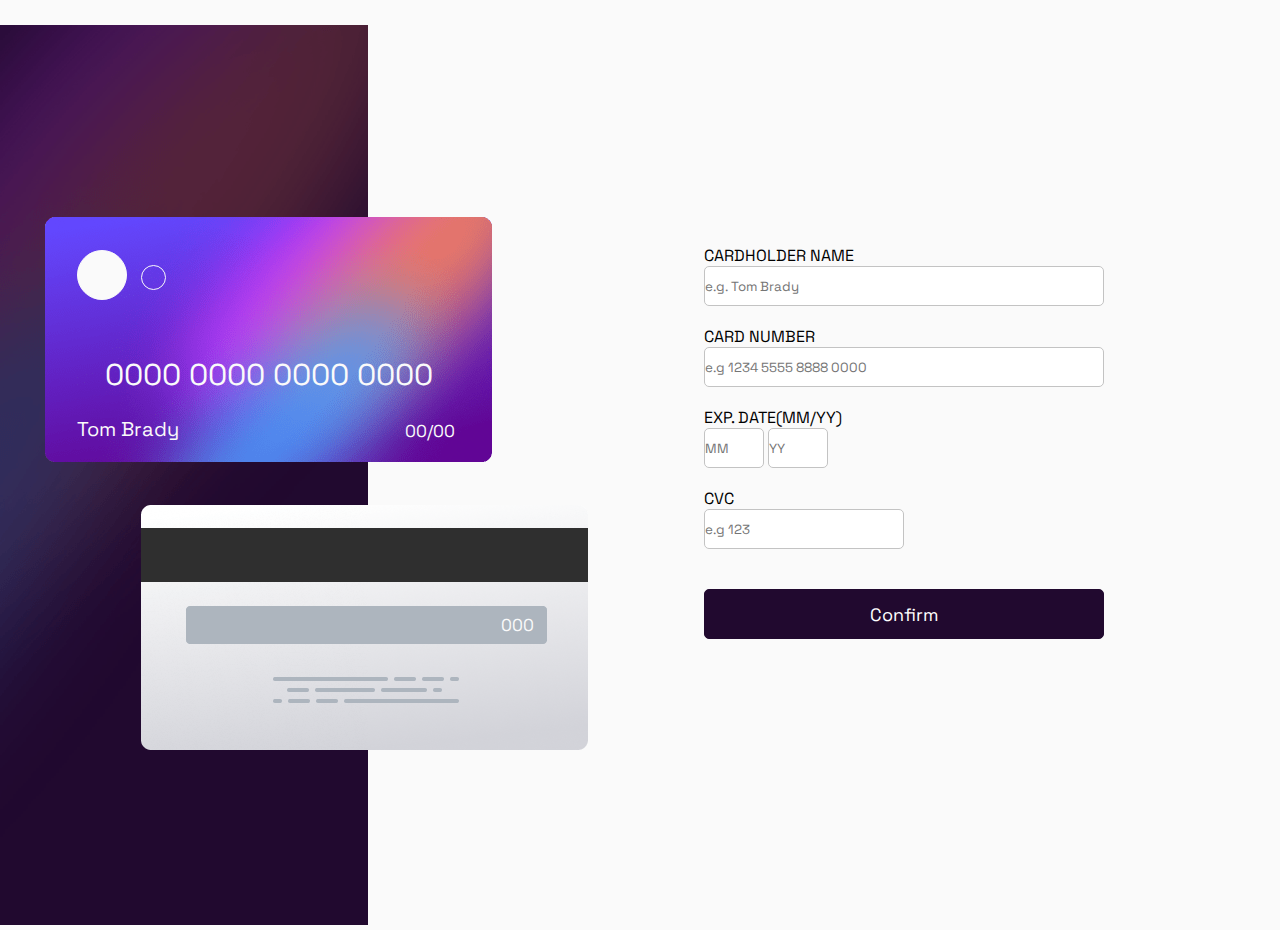
<file: cartaointerativo/index.html>
<!DOCTYPE html>
<html lang="en">

<head>
  <meta charset="UTF-8">
  <meta http-equiv="X-UA-Compatible" content="IE=edge">
  <meta name="viewport" content="width=device-width, initial-scale=1.0">
  <link rel="preconnect" href="https://fonts.googleapis.com">
  <link rel="preconnect" href="https://fonts.gstatic.com" crossorigin>
  <link href="https://fonts.googleapis.com/css2?family=Space+Grotesk:wght@500&display=swap" rel="stylesheet">
  <link rel="stylesheet" href="style.css">
  <title>Cartão Interativo</title>
</head>

<body>
  <div class="content">
    <div class="photo">
      <img src="images/bg-main-desktop.png" alt="">
      <div class="frontcard">
        <img src="images/bg-card-front.png" alt="">
        <div class="frontcard-number">0000 0000 0000 0000</div>
        <div class="frontcard-name">Tom Brady</div>
        <div class="frontcard-date">00/00</div>
        <div class="frontcard-ball--white"></div>
        <div class="frontcard-ball"></div>
      </div>
      <div class="backcard">
        <img src="images/bg-card-back.png" alt="">
        <div class="backcard-side">000</div>
      </div>
    </div>
    <form method="POST" class="validator">
      <label for="">CARDHOLDER NAME <input id="form-name" value="" type="text" placeholder="e.g. Tom Brady"></label>
      <label for="">CARD NUMBER <input id="card-number" value="" type="num"
          placeholder="e.g 1234 5555 8888 0000"></label>
      <div class="contentright">
        <label>EXP. DATE(MM/YY)</label>
        <input id="month" value="" type="num" placeholder="MM">
        <input id="year" value="" type="num" placeholder="YY">
        <label>CVC</label>
        <input id="back" value="" style="width: 50%;" type="num" placeholder="e.g 123">
        <button id="button">Confirm</button>
      </div>
    </form>
  </div>

  <script type="text/javascript" src="main.js"></script>
</body>

</html>
</file>
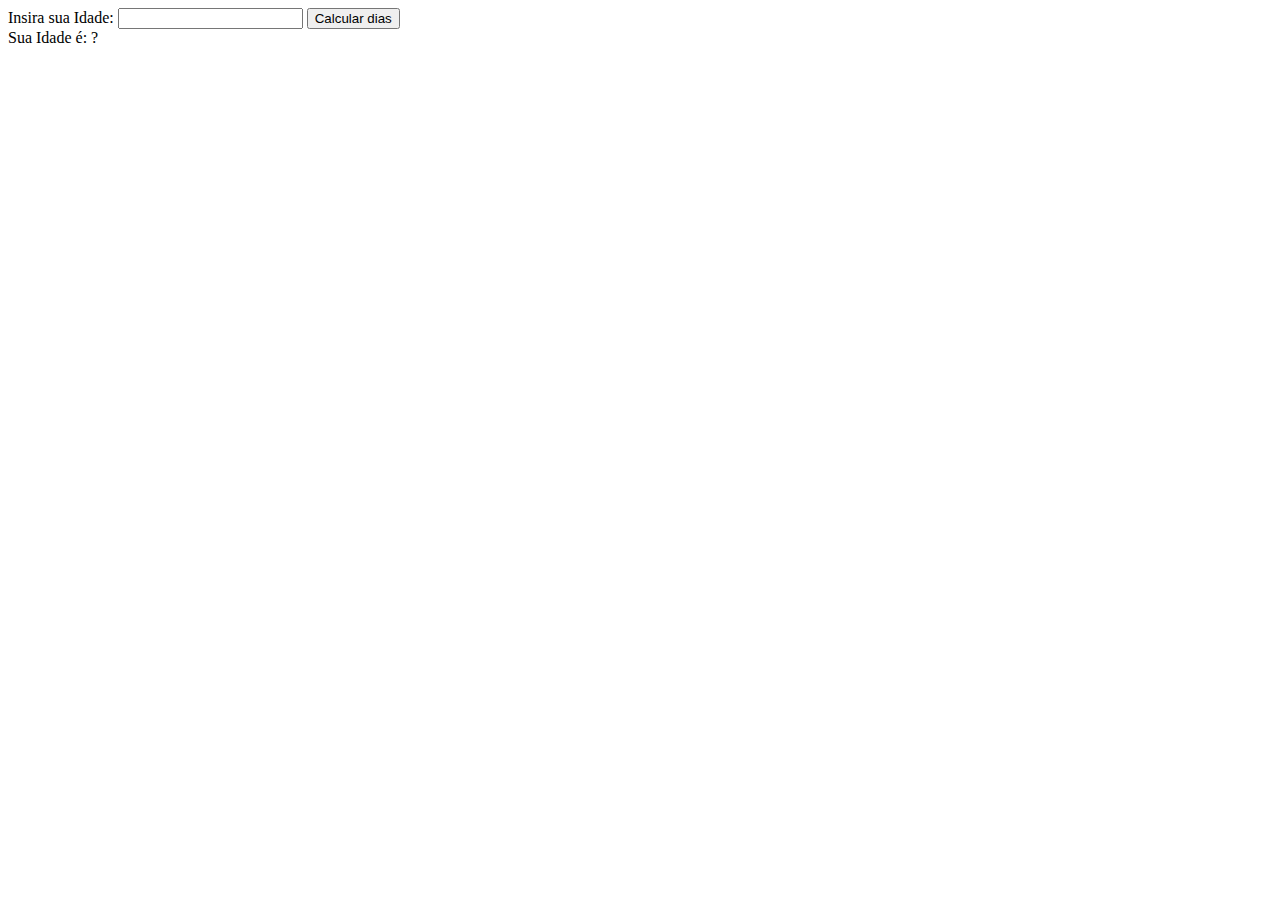
<file: jss/03/index.html>
<!DOCTYPE html>
<html lang="en">

<head>
  <meta charset="UTF-8">
  <meta http-equiv="X-UA-Compatible" content="IE=edge">
  <meta name="viewport" content="width=device-width, initial-scale=1.0">
  <title>Document</title>
</head>

<body>
  <label for="idade">Insira sua Idade: </label>
  <input type="number" value="" id="idade" />
  <button onclick="calcIdade()">Calcular dias</button>
  <div>Sua Idade é: <span id="resultado">?</span></div>
  <script src="main.js"></script>
</body>

</html>
</file>
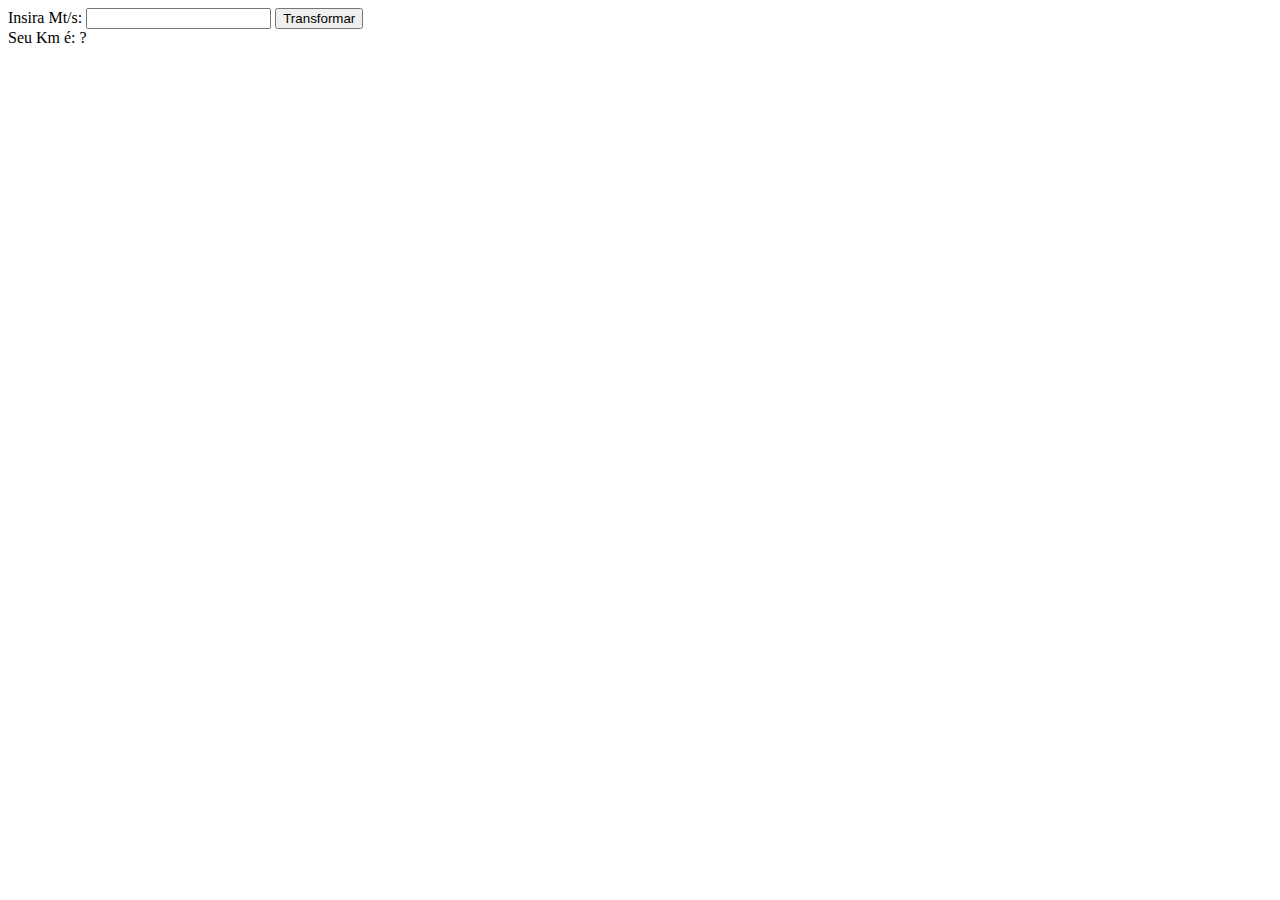
<file: jss/04/index.html>
<!DOCTYPE html>
<html lang="en">

<head>
  <meta charset="UTF-8">
  <meta http-equiv="X-UA-Compatible" content="IE=edge">
  <meta name="viewport" content="width=device-width, initial-scale=1.0">
  <title>Document</title>
</head>

<body>
  <label for="transformar">Insira Mt/s: </label>
  <input type="number" value="" id="transformar" />
  <button onclick="calcKm()">Transformar</button>
  <div>Seu Km é: <span id="resultado">?</span></div>
  <script src="script.js"></script>
</body>

</html>
</file>
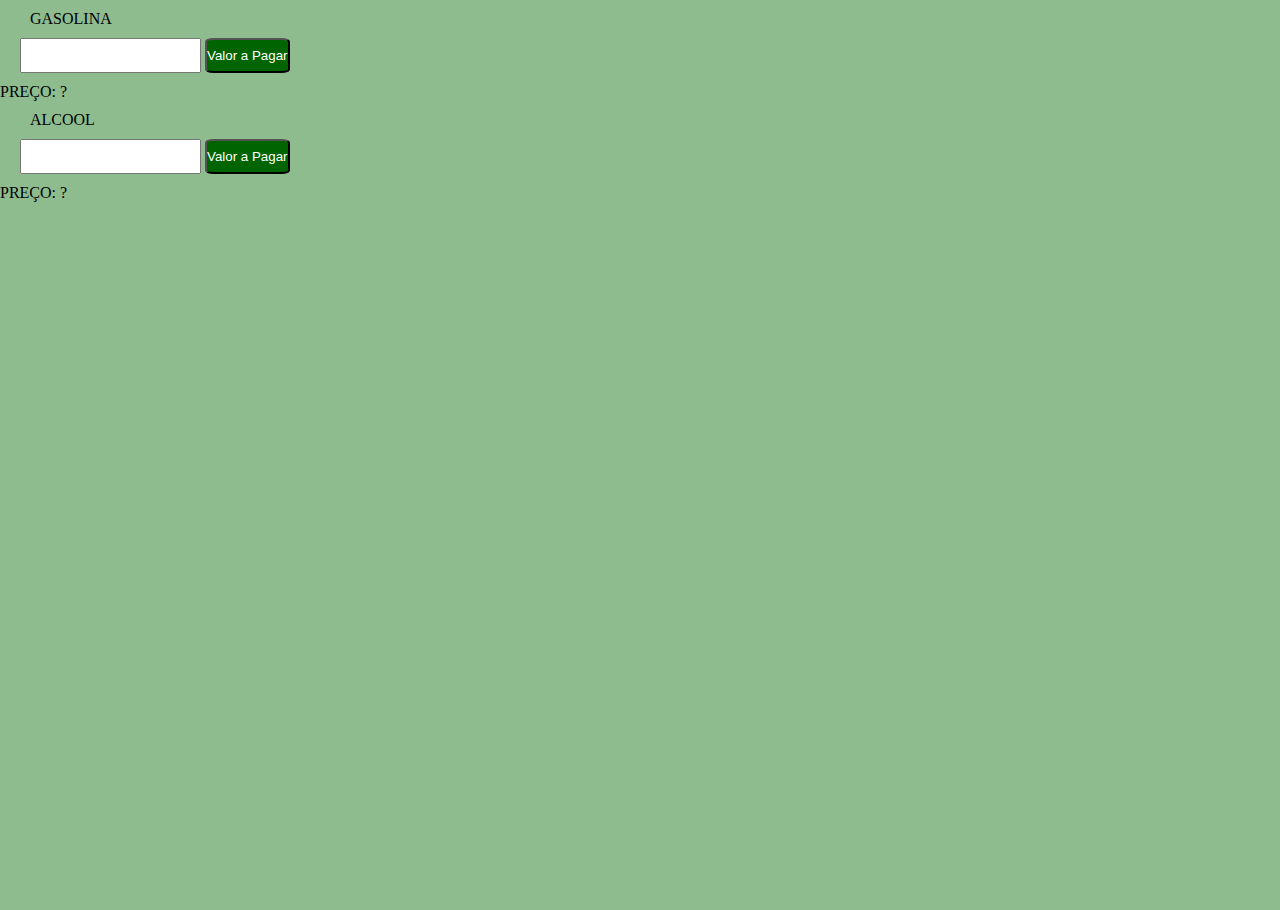
<file: jss/05/index.html>
<!DOCTYPE html>
<html lang="en">

<head>
  <meta charset="UTF-8">
  <meta http-equiv="X-UA-Compatible" content="IE=edge">
  <meta name="viewport" content="width=device-width, initial-scale=1.0">
  <link rel="stylesheet" href="app.css">
  <title>Document</title>
</head>

<body>
  <label for="posto1">GASOLINA</label>
  <input id="posto1" type="number" value="">
  <button onclick="valorG()">Valor a Pagar</button>
  <div>PREÇO: <span id="din1">?</span></div>
  <label for="posto2">ALCOOL</label>
  <input id="posto2" type="number" value="">
  <button onclick="valorA()">Valor a Pagar</button>
  <div>PREÇO: <span id="din2">?</span></div>

  <script src="app.js"></script>
</body>

</html>
</file>
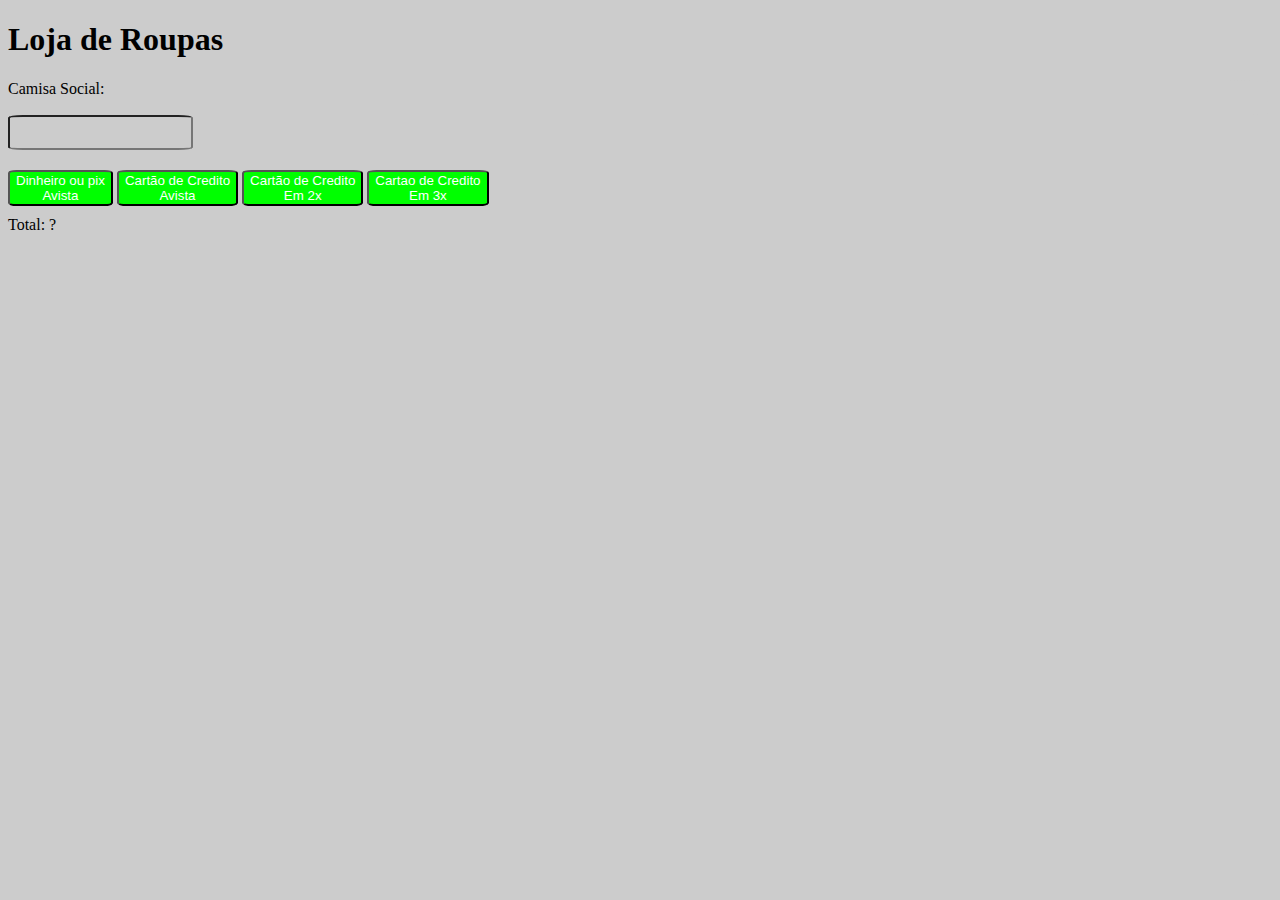
<file: jss/06/index.html>
<!DOCTYPE html>
<html lang="en">

<head>
  <meta charset="UTF-8">
  <meta http-equiv="X-UA-Compatible" content="IE=edge">
  <meta name="viewport" content="width=device-width, initial-scale=1.0">
  <link rel="stylesheet" href="pix.css">
  <title>Document</title>
</head>

<body>
  <h1>Loja de Roupas</h1>
  <label for="setor">Camisa Social: </label>
  <input id="setor" value="" type="number" />

  <button onclick="pagar01()">Dinheiro ou pix <br>Avista</button>
  <button onclick="pagar02()">Cartão de Credito <br>Avista</button>
  <button onclick="pagar03()">Cartão de Credito <br>Em 2x</button>
  <button onclick="pagar04()">Cartao de Credito <br>Em 3x</button>
  <div>Total: <span id="valor">?</span></div>

  <script src="pix.js"></script>
</body>

</html>
</file>
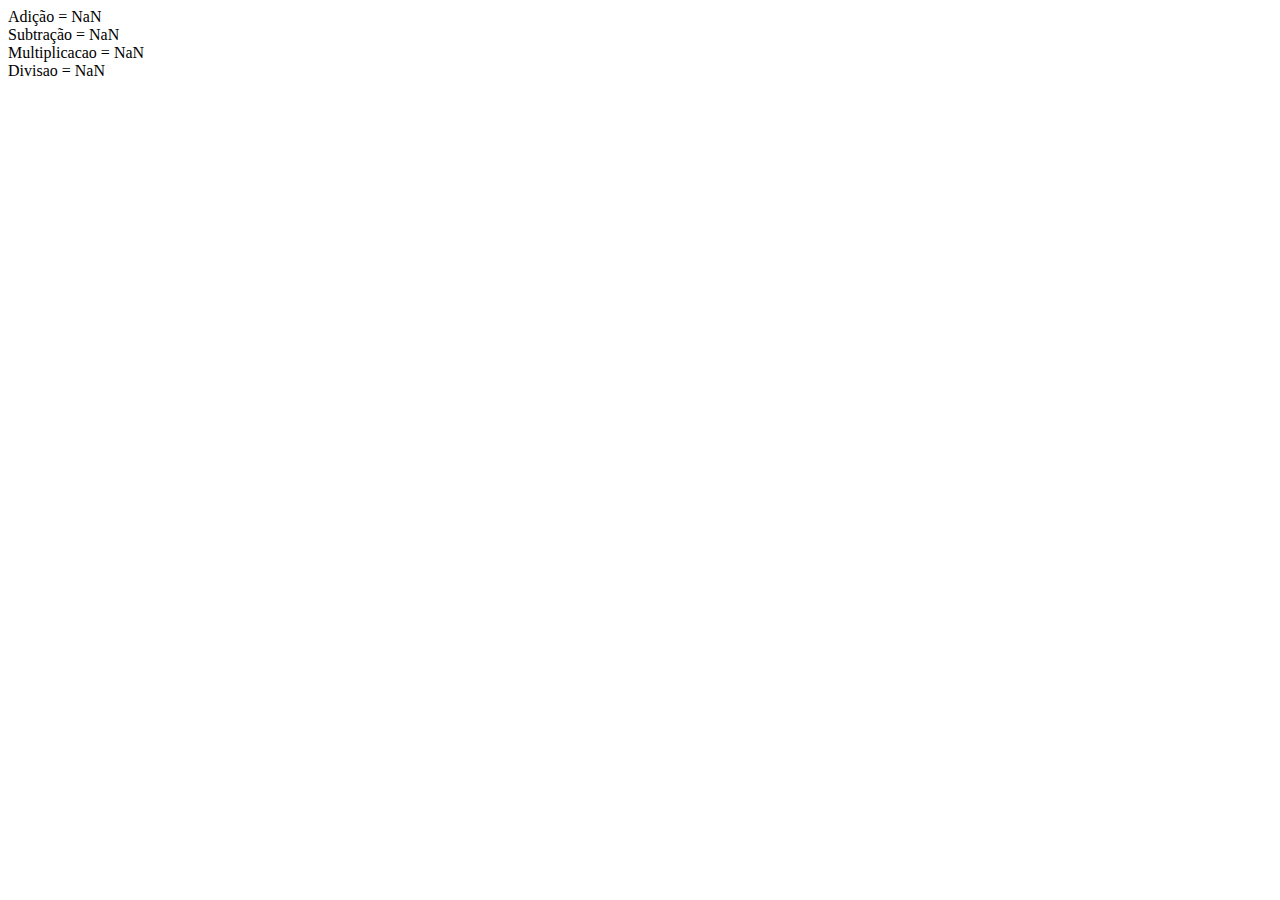
<file: jss/07/index.html>
<!DOCTYPE html>
<html lang="en">

<head>
  <meta charset="UTF-8">
  <meta http-equiv="X-UA-Compatible" content="IE=edge">
  <meta name="viewport" content="width=device-width, initial-scale=1.0">
  <title>Document</title>
</head>

<body>

  <script src="index.js"></script>
</body>

</html>
</file>
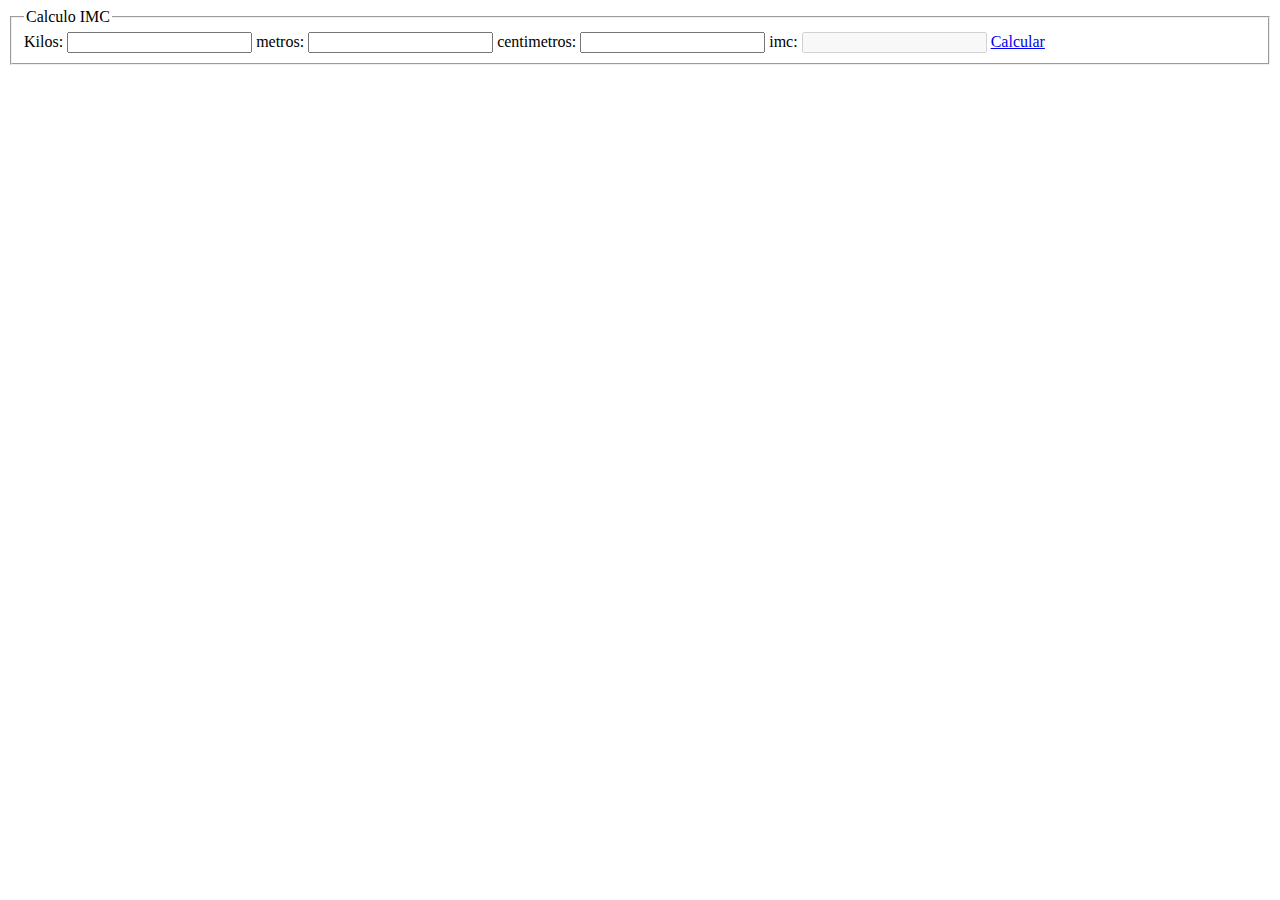
<file: jss/08/index.html>
<!DOCTYPE html>
<html lang="en">

<head>
  <meta charset="UTF-8">
  <meta http-equiv="X-UA-Compatible" content="IE=edge">
  <meta name="viewport" content="width=device-width, initial-scale=1.0">
  <title>Document</title>
</head>

<body>
  <form id="formulario">
    <fieldset>
      <legend>Calculo IMC</legend>

      <label for="kilos">Kilos:</label>
      <input name="kilos" type="text" />

      <label for="metros">metros:</label>
      <input name="metros" type="text" />

      <label for="centimetros">centimetros:</label>
      <input name="centimetros" type="text" />

      <label for="imc">imc:</label>
      <input name="imc" type="text" disabled="disabled" />

      <a href="#" onclick="calcular();">Calcular</a>
    </fieldset>
  </form>

  <script src="imc.js"></script>
</body>

</html>
</file>
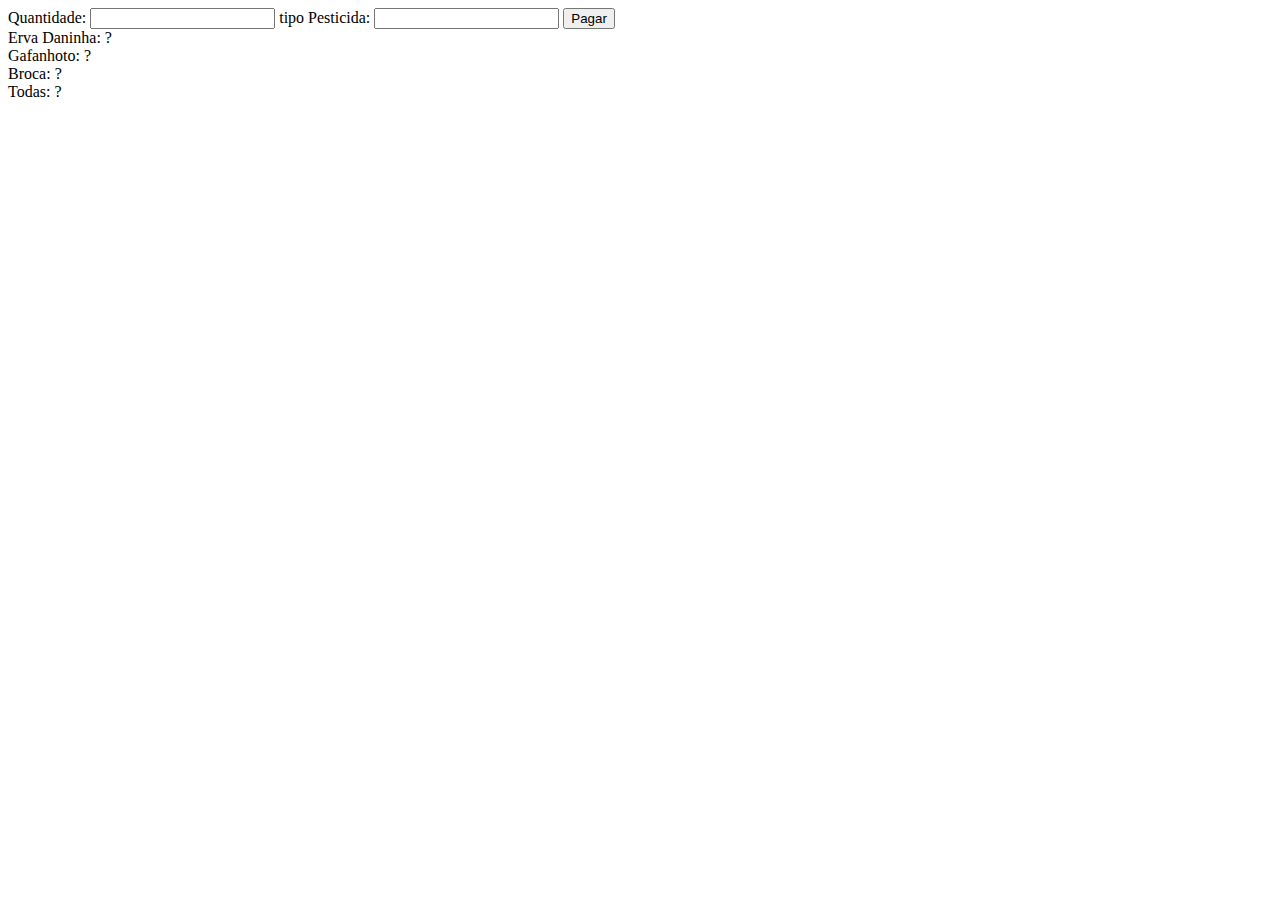
<file: jss/09/index.html>
<!DOCTYPE html>
<html lang="en">

<head>
  <meta charset="UTF-8">
  <meta http-equiv="X-UA-Compatible" content="IE=edge">
  <meta name="viewport" content="width=device-width, initial-scale=1.0">
  <title>Document</title>
</head>

<body>
  <label for="quantidade">Quantidade: </label>
  <input id="quantidade" value="" type="number">
  <label for="tipo">tipo Pesticida: </label>
  <input id="tipo" value="" type="number">
  <button onclick="pagar()">Pagar</button>
  <div>Erva Daninha: <span id="1">?</span></div>
  <div>Gafanhoto: <span id="2">?</span></div>
  <div>Broca: <span id="3">?</span></div>
  <div>Todas: <span id="4">?</span></div>
  <script src="app.js"></script>
</body>

</html>
</file>
<file: cartaointerativo/style.css>
* {
  margin: 0;
  padding: 0;
  box-sizing: border-box;
  font-family: 'Space Grotesk', sans-serif;
}

body {
  background-color: #fafafa;
  width: 100%;
  height: 100vh;
}

.content {
  display: flex;
  flex-direction: column;
  width: 400px;
  position: absolute;
  left: 55%;
  top: 25%;
  outline: 0;
}

.contentright {
  /* para deixar a date e o cvc um do lado do outro */
  display: block;
  margin-top: 20px;
  gap: 5px
}

.content input {
  height: 40px;
  border-radius: 5px;
  border: 1px solid #c3c3c3;
}

.content label {
  /* para deixar o titulo em cima do input */
  display: flex;
  flex-direction: column;
  margin-top: 20px;
  white-space: nowrap;
}

.contentright label {
  display: flex;
}

.contentright input {
  border: 1px solid #c3c3c3;
  width: 60px;
}

button {
  display: flex;
  width: 400px;
  height: 50px;
  align-items: center;
  justify-content: center;
  margin-top: 40px;
  flex-direction: column;
  font-size: 18px;
  background-color: hsl(278, 68%, 11%);
  color: #fff;
  border-radius: 5px;
  border: 1px solid hsl(278, 68%, 11%);
  cursor: pointer;
}

.photo {
  position: absolute;
  right: 46rem;
  top: -200px;
}

/* posicionando os cartão dentro do bg */
.frontcard {
  position: absolute;
  top: 12rem;
  left: 10rem;
}

.frontcard-number {
  position: relative;
  bottom: 7rem;
  font-size: 30px;
  padding-left: 60px;
  color: #fafafa;
}

.frontcard-name {
  position: relative;
  bottom: 5.6rem;
  left: 2rem;
  font-size: 20px;
  color: #fafafa;
}

.frontcard-date {
  position: relative;
  bottom: 7rem;
  left: 22.5rem;
  font-size: 17px;
  color: #fafafa;
}

.frontcard-ball--white {
  width: 50px;
  height: 50px;
  border: 1px solid #fafafa;
  border-radius: 25px;
  background-color: #fafafa;
  position: relative;
  bottom: 19rem;
  left: 2rem;
}

.frontcard-ball {
  width: 25px;
  height: 25px;
  border: 1px solid #fafafa;
  border-radius: 25px;
  position: relative;
  bottom: 21.2rem;
  left: 6rem;
}

.backcard {
  position: absolute;
  top: 30rem;
  left: 16rem;
}

.backcard-side {
  position: relative;
  bottom: 8.8rem;
  left: 22.5rem;
  font-size: 17px;
  color: #fafafa;
}
</file>
<file: jss/05/app.css>
* {
  box-sizing: border-box;
  margin: 0;
  padding: 0;
}

body {
  background-color: darkseagreen;
  width: 100%;
  height: 100vh;
}

label {
  display: flex;
  margin: 10px 30px;
}

input {
  margin-left: 20px;
  height: 35px;
}

div {
  margin-top: 10px;
}

button {
  color: #fff;
  background-color: darkgreen;
  height: 35px;
  border-radius: 10%;
}
</file>
<file: jss/06/pix.css>
* {
  box-sizing: border-box;
  background-color: #ccc;
}

body {
  width: 100%;
}

label,
input {
  display: flex;
  height: 35px;
  border-radius: 8%;
}

button {
  margin-top: 20px;
  border-radius: 8%;
  cursor: pointer;
  background: #00ff00;
  color: #fff;
}

div {
  margin-top: 10px;
}
</file>
